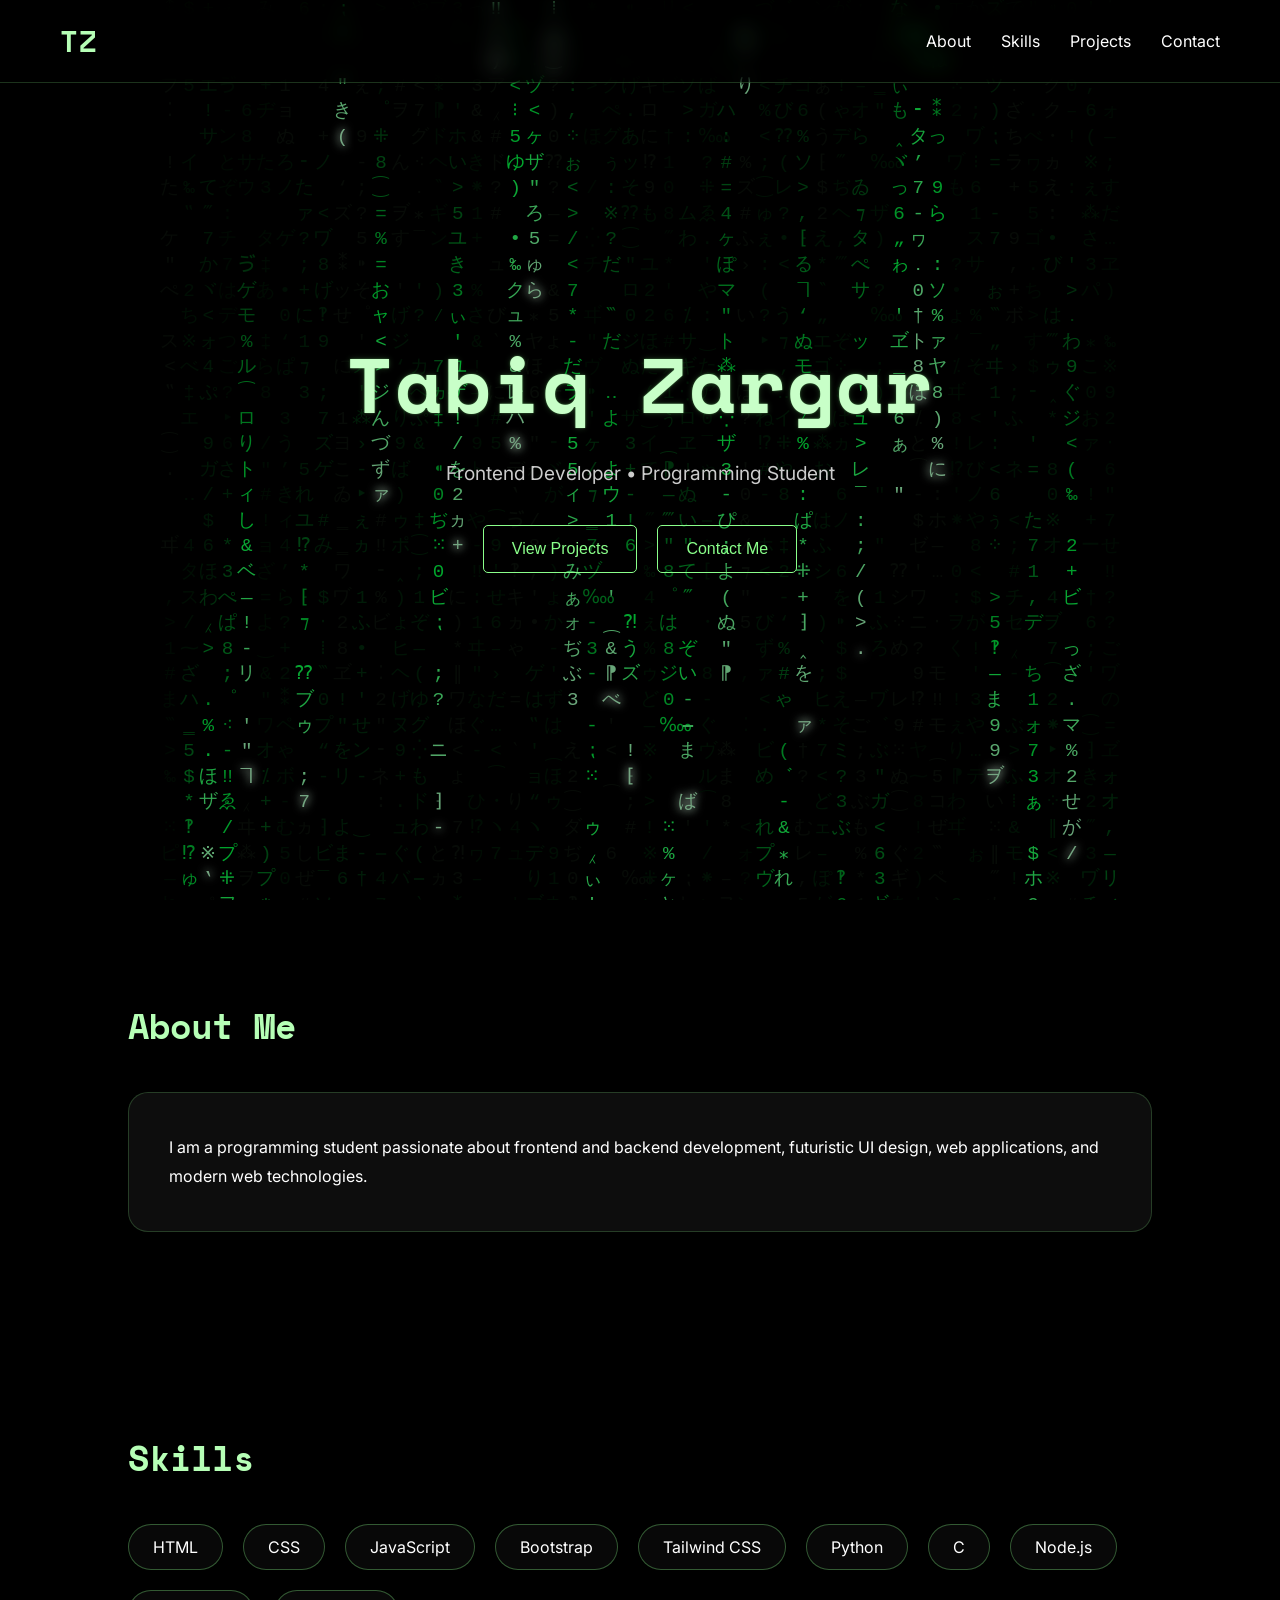
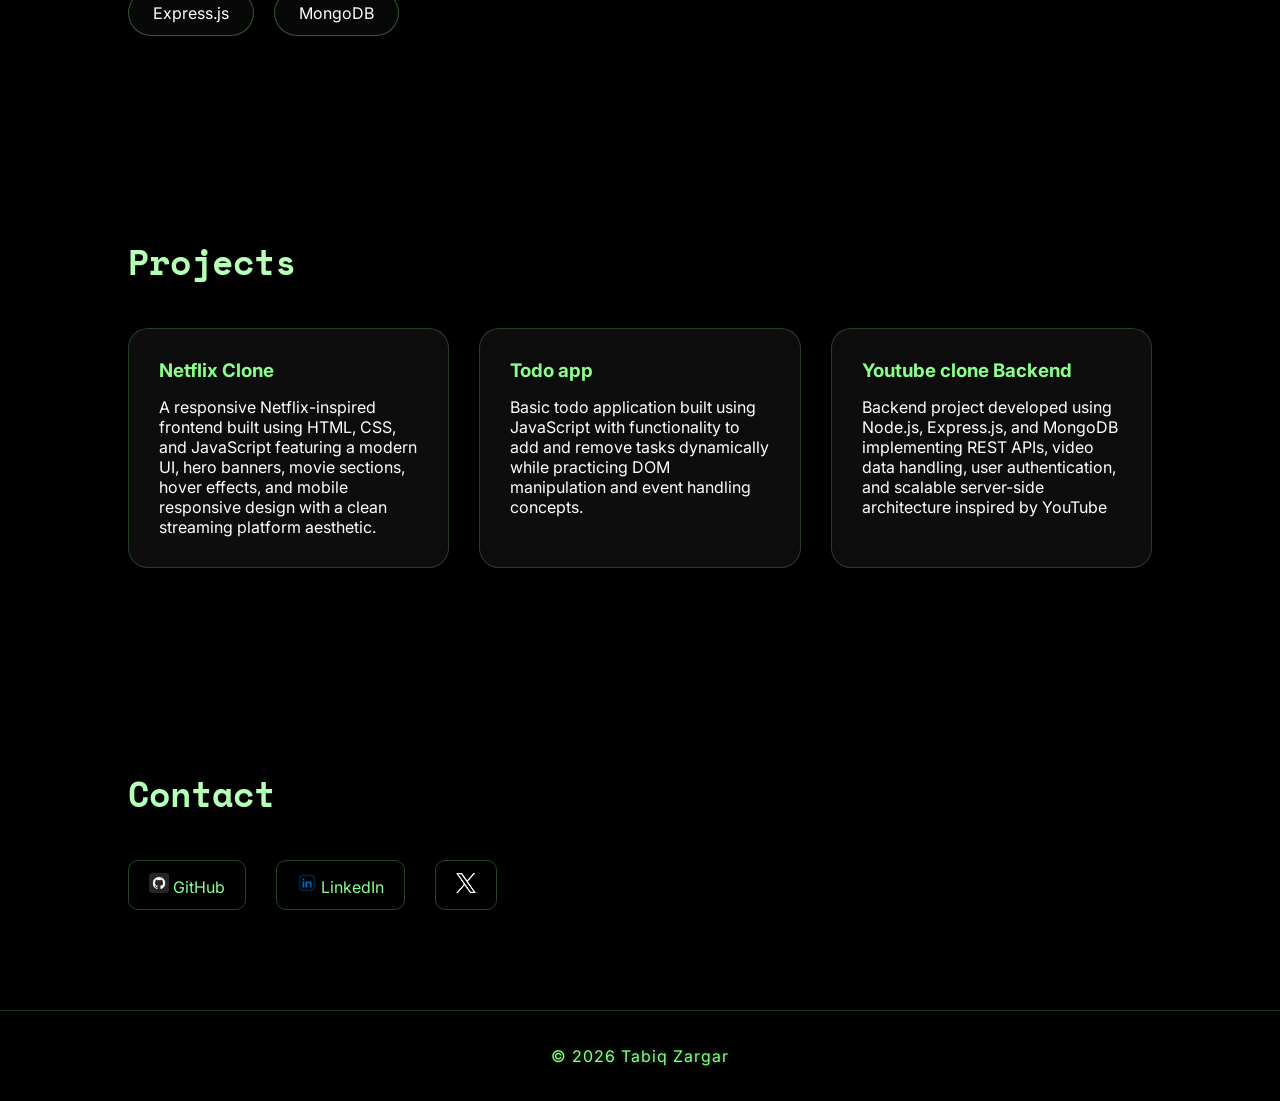
<file: Portolio.html>
<!doctype html>
<html lang="en">
  <head>
    <meta charset="UTF-8" />

    <meta name="viewport" content="width=device-width, initial-scale=1.0" />

    <title>Portfolio</title>

    <link rel="icon" href="./logo_final.png" />

    <link
      href="https://fonts.googleapis.com/css2?family=Inter:wght@300;400;500;600&family=Space+Mono:wght@400;700&display=swap"
      rel="stylesheet"
    />

    <style>
      * {
        margin: 0;
        padding: 0;

        box-sizing: border-box;
      }

      html,
      body {
        width: 100%;
        min-height: 100%;

        background: black;
        color: white;

        font-family: "Inter", sans-serif;
        overflow-x: hidden;
        scroll-behavior: smooth;
      }

      /* MATRIX BACKGROUND */

      .matrix-bg {
        position: fixed;
        inset: 0;

        display: flex;
        justify-content: center;

        overflow: hidden;

        z-index: 0;
      }

      .matrix-bg p {
        line-height: 1;
      }

      .matrix-bg span {
        display: block;

        width: 1.5vmax;
        height: 2vmax;

        font-size: 1.5vmax;

        color: #9bff9b11;

        text-align: center;

        font-family: monospace;
      }

      /* DARK OVERLAY */

      .overlay {
        position: fixed;
        inset: 0;

        background: rgba(0, 0, 0, 0.35);

        pointer-events: none;

        z-index: 1;
      }

      /* KEEP CONTENT ABOVE OVERLAY */

      nav,
      section,
      footer {
        position: relative;
        z-index: 2;
      }

      /* NAVBAR */

      nav {
        position: fixed;
        top: 0;
        z-index: 1000;

        width: 100%;

        display: flex;
        justify-content: space-between;
        align-items: center;

        padding: 20px 60px;

        backdrop-filter: blur(10px);

        border-bottom: 1px solid #8aff8a33;

        background: rgba(0, 0, 0, 0.2);
      }

      nav h1 {
        font-family: "Space Mono", monospace;

        color: #b6ffb6;

        font-size: 1.8rem;

        letter-spacing: 1px;
      }

      nav ul {
        display: flex;
        gap: 30px;

        list-style: none;
      }

      nav a {
        color: white;

        text-decoration: none;

        transition: 0.3s;

        cursor: pointer;
      }

      nav a:hover {
        color: #8aff8a;
      }

      /* HERO */

      .hero {
        height: 100vh;

        display: flex;
        flex-direction: column;
        justify-content: center;
        align-items: center;

        text-align: center;
        border-radius: 5px;
        padding: 20px;
      }

      .hero h2 {
        font-family: "Space Mono", monospace;

        font-size: 4.8rem;

        font-weight: 700;

        color: #c8ffc8;

        letter-spacing: 2px;

        text-shadow:
          0 0 2px rgba(138, 255, 138, 0.4),
          0 0 6px rgba(138, 255, 138, 0.2);
      }

      .hero p {
        margin-top: 20px;

        font-size: 1.2rem;

        color: #cccccc;
      }

      .buttons {
        display: flex;
        gap: 20px;

        margin-top: 40px;
      }

      .buttons button {
        padding: 14px 28px;
        border-radius: 5px;
        border: 1px solid #8aff8a;

        background: transparent;

        color: #8aff8a;

        font-size: 1rem;

        cursor: pointer;

        transition: 0.3s;
      }

      .buttons button:hover {
        background: #8aff8a;
        color: black;

        box-shadow: 0 0 20px #8aff8a;
      }

      /* SECTIONS */

      section {
        padding: 100px 10%;
      }

      .section-title {
        font-family: "Space Mono", monospace;

        font-size: 2.2rem;

        margin-bottom: 40px;

        color: #b6ffb6;
      }

      /* ABOUT */

      .about-box {
        background: rgba(255, 255, 255, 0.05);

        border: 1px solid #8aff8a33;

        padding: 40px;

        border-radius: 20px;

        backdrop-filter: blur(10px);

        line-height: 1.8;
      }

      /* SKILLS */

      .skills {
        display: flex;
        flex-wrap: wrap;

        gap: 20px;
      }

      .skill {
        padding: 12px 24px;

        border: 1px solid #8aff8a55;

        border-radius: 50px;

        background: rgba(255, 255, 255, 0.03);

        transition: 0.3s;
      }

      .skill:hover {
        transform: translateY(-5px);

        box-shadow: 0 0 15px #8aff8a55;
      }

      /* PROJECTS */

      .projects-grid {
        display: grid;

        grid-template-columns: repeat(auto-fit, minmax(280px, 1fr));

        gap: 30px;
      }

      .card {
        background: rgba(255, 255, 255, 0.05);

        border: 1px solid #8aff8a33;

        padding: 30px;

        border-radius: 20px;

        backdrop-filter: blur(10px);

        transition: 0.3s;
      }

      .card:hover {
        transform: translateY(-10px);

        box-shadow: 0 0 20px #8aff8a33;
      }

      .card h3 {
        color: #8aff8a;

        margin-bottom: 15px;
      }

      /* CONTACT */

      .contact-links {
        display: flex;
        flex-wrap: wrap;

        gap: 30px;
      }

      .contact-links a {
        color: #8aff8a;

        text-decoration: none;

        border: 1px solid #8aff8a44;

        padding: 12px 20px;

        border-radius: 10px;

        transition: 0.3s;
      }

      .contact-links a:hover {
        background: #8aff8a;

        color: black;
      }

      /* MOBILE */

      @media (max-width: 768px) {
        nav {
          padding: 20px;
        }

        nav ul {
          gap: 15px;
        }

        .hero h2 {
          font-size: 3rem;
        }

        .buttons {
          flex-direction: column;
        }

        .matrix-bg span {
          font-size: 2.5vmax;
        }
      }

      /* footer */

      footer {
        position: relative;
        z-index: 1;

        text-align: center;

        padding: 35px 20px;

        border-top: 1px solid #8aff8a33;

        background: rgba(0, 0, 0, 0.4);

        backdrop-filter: blur(12px);

        color: #8aff8a;

        text-shadow: 0 0 5px #8aff8a55;
      }

      footer p {
        letter-spacing: 1px;
      }
    </style>
  </head>

  <body>
    <!-- MATRIX BACKGROUND -->

    <main class="matrix-bg"></main>

    <!-- OVERLAY -->

    <div class="overlay"></div>

    <!-- NAVBAR -->

    <nav>
      <h1>TZ</h1>

      <ul>
        <li><a href="#about">About</a></li>

        <li><a href="#skills">Skills</a></li>

        <li><a href="#projects">Projects</a></li>

        <li><a href="#contact">Contact</a></li>
      </ul>
    </nav>

    <!-- HERO -->

    <section class="hero">
      <h2>Tabiq Zargar</h2>

      <p>Frontend Developer • Programming Student</p>

      <div class="buttons">
        <button>View Projects</button>

        <button>Contact Me</button>
      </div>
    </section>

    <!-- ABOUT -->

    <section id="about">
      <h2 class="section-title">About Me</h2>

      <div class="about-box">
        <p>
          I am a programming student passionate about frontend and backend
          development, futuristic UI design, web applications, and modern web
          technologies.
        </p>
      </div>
    </section>

    <!-- SKILLS -->

    <section id="skills">
      <h2 class="section-title">Skills</h2>

      <div class="skills">
        <div class="skill">HTML</div>

        <div class="skill">CSS</div>

        <div class="skill">JavaScript</div>

        <div class="skill">Bootstrap</div>
        <div class="skill">Tailwind CSS</div>
        <div class="skill">Python</div>

        <div class="skill">C</div>

        <div class="skill">Node.js</div>

        <div class="skill">Express.js</div>

        <div class="skill">MongoDB</div>
      </div>
    </section>

    <!-- PROJECTS -->

    <section id="projects">
      <h2 class="section-title">Projects</h2>

      <div class="projects-grid">
        <div class="card">
          <h3>Netflix Clone</h3>

          <p>
            A responsive Netflix-inspired frontend built using HTML, CSS, and
            JavaScript featuring a modern UI, hero banners, movie sections,
            hover effects, and mobile responsive design with a clean streaming
            platform aesthetic.
          </p>
        </div>

        <div class="card">
          <h3>Todo app</h3>

          <p>
            Basic todo application built using JavaScript with functionality to
            add and remove tasks dynamically while practicing DOM manipulation
            and event handling concepts.
          </p>
        </div>

        <div class="card">
          <h3>Youtube clone Backend</h3>

          <p>
            Backend project developed using Node.js, Express.js, and MongoDB
            implementing REST APIs, video data handling, user authentication,
            and scalable server-side architecture inspired by YouTube
          </p>
        </div>
      </div>
    </section>

    <!-- CONTACT -->

    <section id="contact">
      <h2 class="section-title">Contact</h2>

      <div class="contact-links">
        <a href="https://github.com/TabiqZargar">
          <img src="./github.png" width="20px" alt="" /> GitHub</a
        >

        <a href="https://www.linkedin.com/in/tabiq-zargar-4ba724345/">
          <img src="./linkedin-.webp" width="20px" alt="" /> LinkedIn</a
        >

        <a href="https://x.com/tabiqzargar"
          ><img src="./logo-white.png" width="20px" alt=""
        /></a>
      </div>
    </section>

    <footer>
      <p>&copy; 2026 Tabiq Zargar</p>
    </footer>

    <script>
      function r(from, to) {
        return ~~(Math.random() * (to - from + 1) + from);
      }

      function pick() {
        return arguments[r(0, arguments.length - 1)];
      }

      function getChar() {
        return String.fromCharCode(
          pick(r(0x3041, 0x30ff), r(0x2000, 0x206f), r(0x0020, 0x003f)),
        );
      }

      function loop(fn, delay) {
        let stamp = Date.now();

        function _loop() {
          if (Date.now() - stamp >= delay) {
            fn();
            stamp = Date.now();
          }

          requestAnimationFrame(_loop);
        }

        requestAnimationFrame(_loop);
      }

      class Char {
        constructor() {
          this.element = document.createElement("span");

          this.mutate();
        }

        mutate() {
          this.element.textContent = getChar();
        }
      }

      class Trail {
        constructor(list = [], options) {
          this.list = list;

          this.options = Object.assign(
            {
              size: 10,
              offset: 0,
            },
            options,
          );

          this.body = [];

          this.move();
        }

        traverse(fn) {
          this.body.forEach((n, i) => {
            let last = i == this.body.length - 1;

            if (n) fn(n, i, last);
          });
        }

        move() {
          this.body = [];

          let { offset, size } = this.options;

          for (let i = 0; i < size; ++i) {
            let item = this.list[offset + i - size + 1];

            this.body.push(item);
          }

          this.options.offset = (offset + 1) % (this.list.length + size - 1);
        }
      }

      class Rain {
        constructor({ target, row }) {
          this.element = document.createElement("p");

          this.build(row);

          if (target) {
            target.appendChild(this.element);
          }

          this.drop();
        }

        build(row = 20) {
          let root = document.createDocumentFragment();

          let chars = [];

          for (let i = 0; i < row; ++i) {
            let c = new Char();

            root.appendChild(c.element);

            chars.push(c);

            if (Math.random() < 0.5) {
              loop(() => c.mutate(), r(1000, 5000));
            }
          }

          this.trail = new Trail(chars, {
            size: r(10, 30),
            offset: r(0, 100),
          });

          this.element.appendChild(root);
        }

        drop() {
          let trail = this.trail;

          let len = trail.body.length;

          let delay = r(10, 100);

          loop(() => {
            trail.move();

            trail.traverse((c, i, last) => {
              c.element.style = `
                color: hsl(136, 100%, ${(85 / len) * (i + 1)}%)
              `;

              if (last) {
                c.mutate();

                c.element.style = `
                  color: hsl(136, 100%, 85%);
                  text-shadow:
                    0 0 .5em #fff,
                    0 0 .5em currentColor;
                `;
              }
            });
          }, delay);
        }
      }

      const main = document.querySelector(".matrix-bg");

      for (let i = 0; i < 50; ++i) {
        new Rain({
          target: main,
          row: 50,
        });
      }
    </script>
  </body>
</html>
</file>
